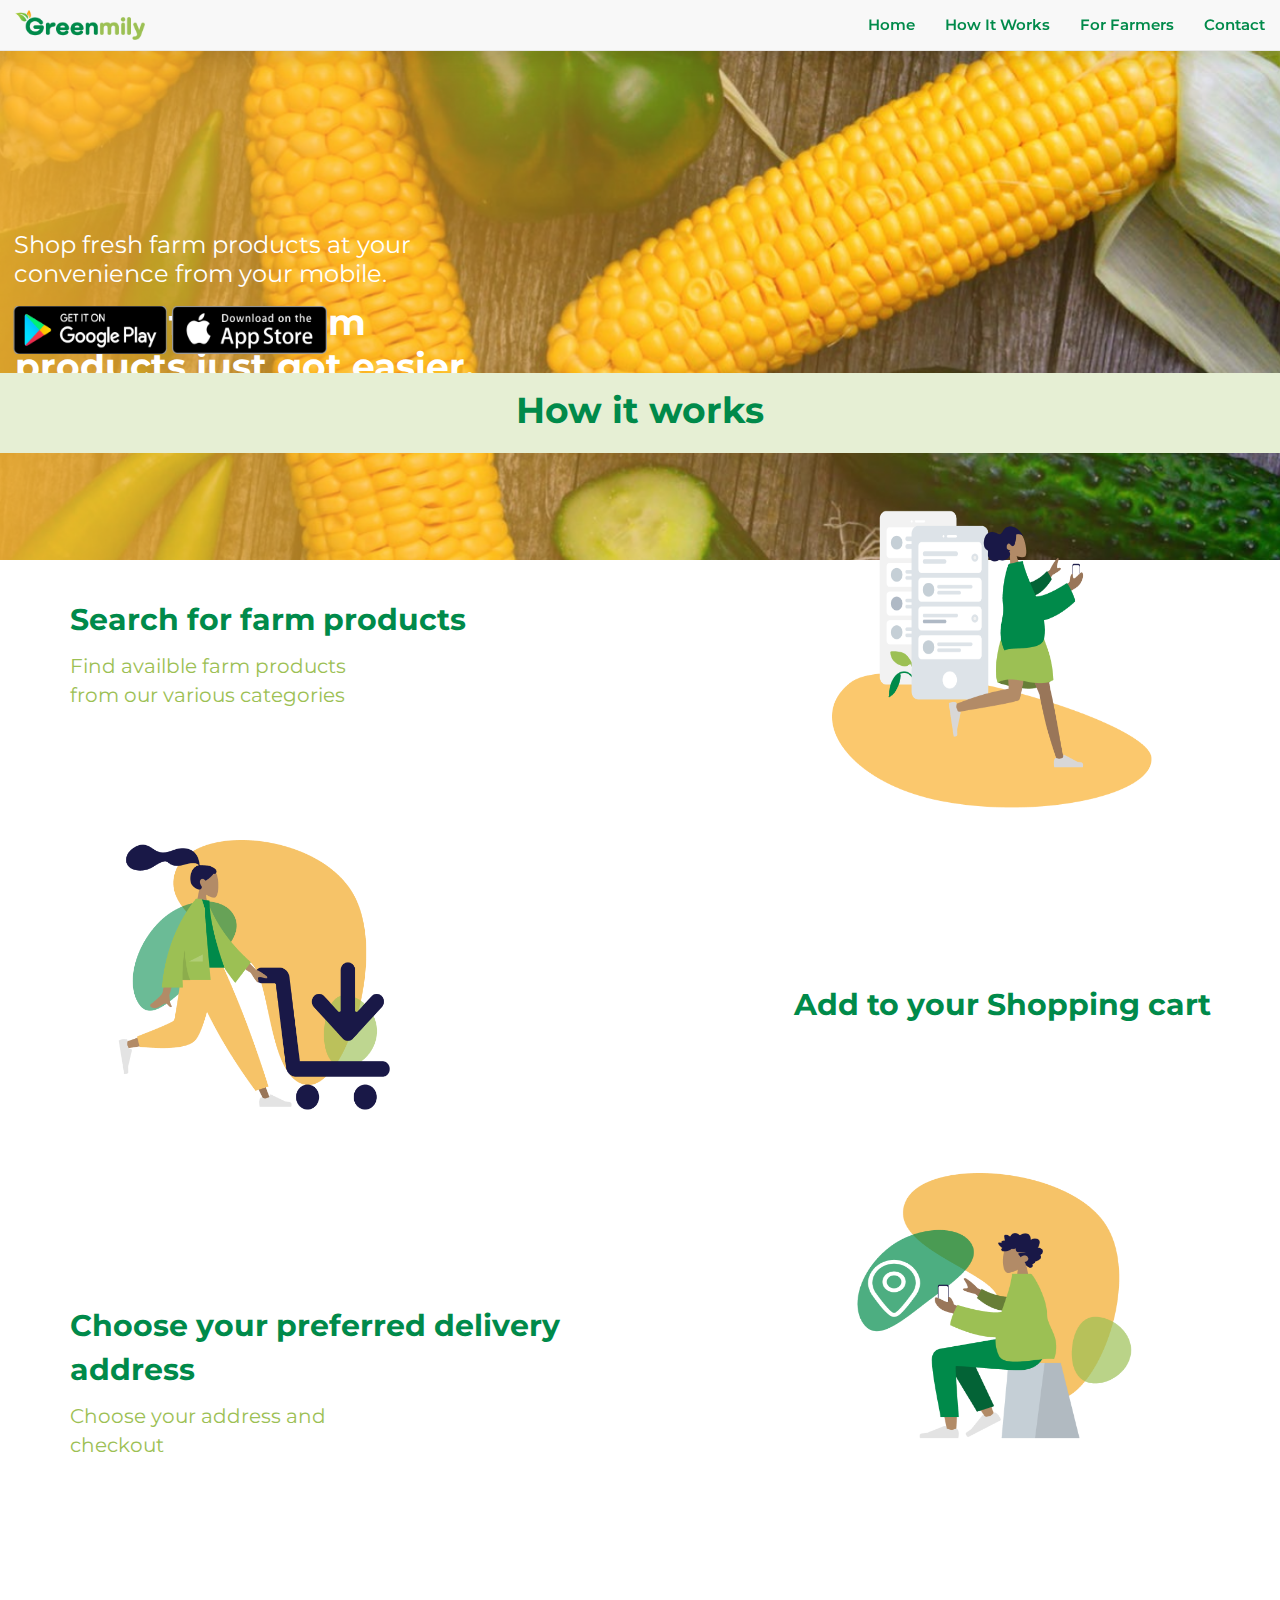
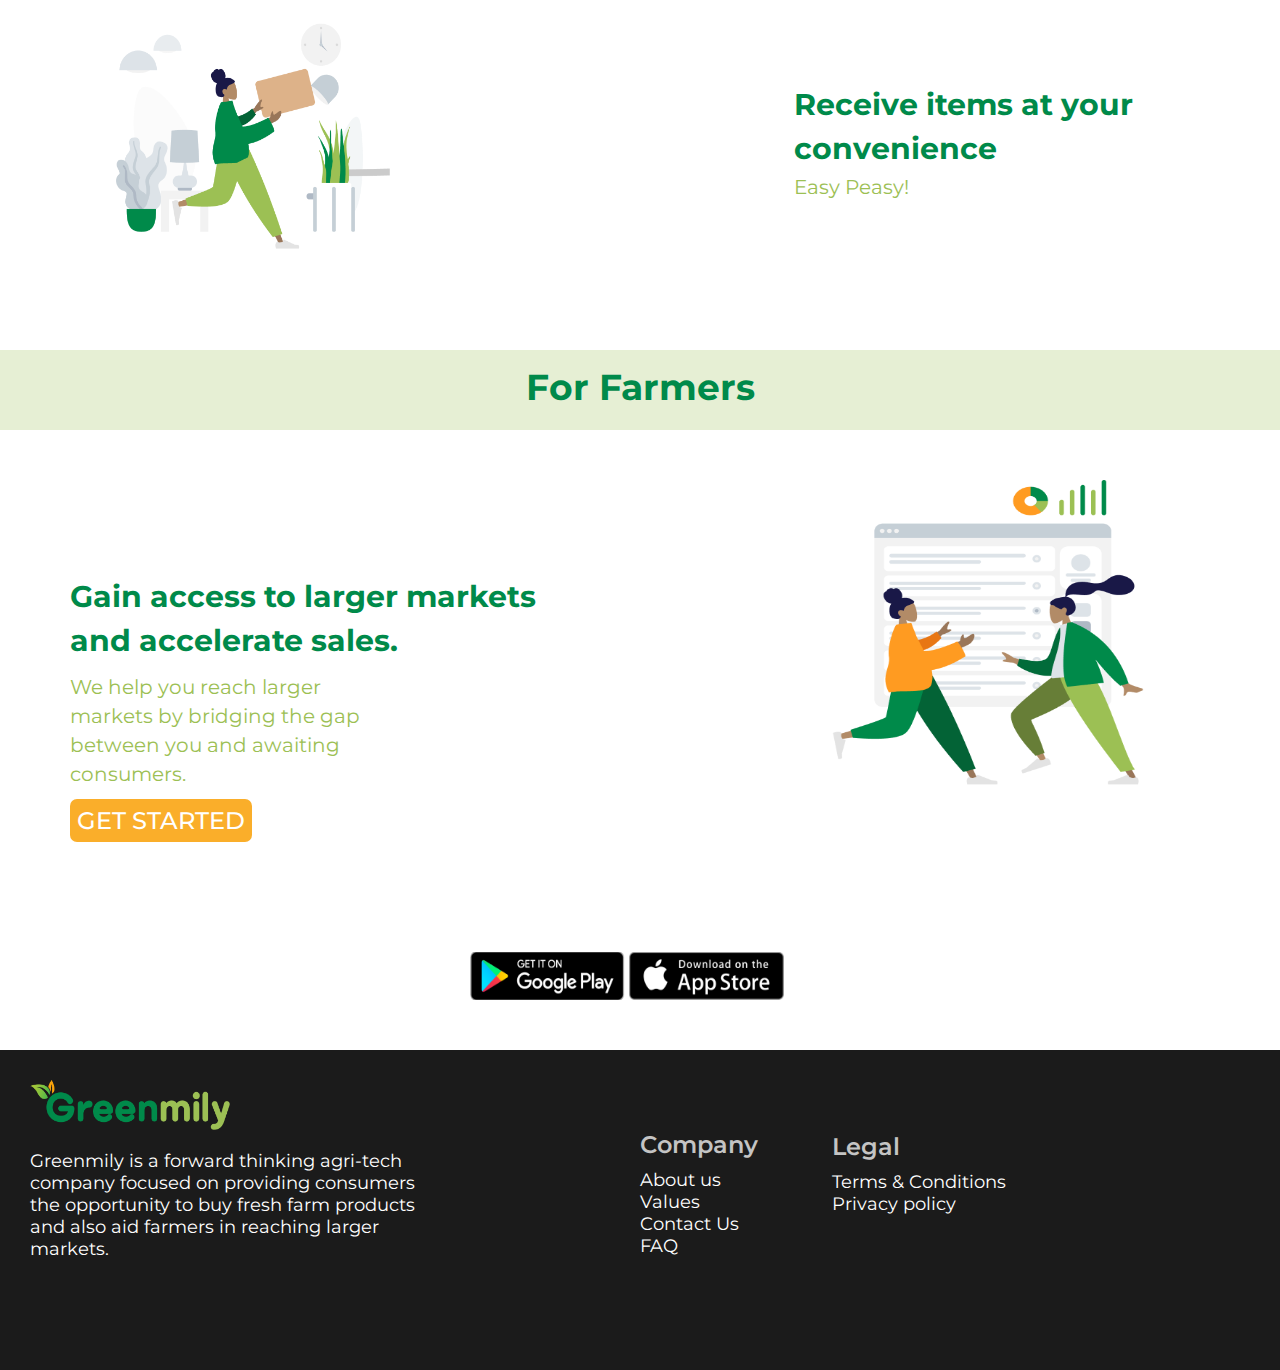
<file: index.html>
<!DOCTYPE html>
<html lang="en">

    <head>

        <meta charset="UTF-8">
        <meta name="viewport" content="width=device-width, initial-scale=1.0">
        <meta http-equiv="X-UA-Compatible" content="ie=edge">
        <link rel="apple-touch-icon" sizes="180x180" href="/apple-touch-icon.png">
        <link rel="icon" type="image/png" sizes="32x32" href="/favicon-32x32.png">
        <link rel="icon" type="image/png" sizes="16x16" href="/favicon-16x16.png">
        <link rel="manifest" href="/site.webmanifest">
        <link rel="mask-icon" href="/safari-pinned-tab.svg" color="#5bbad5">
        <meta name="msapplication-TileColor" content="#da532c">
        <meta name="theme-color" content="#ffffff">
        <link rel="stylesheet" href="../Styles/style.css">
        <link rel="stylesheet"
            href="https://cdnjs.cloudflare.com/ajax/libs/font-awesome/4.7.0/css/font-awesome.min.css">
        <link rel="stylesheet" href="https://stackpath.bootstrapcdn.com/bootstrap/3.4.1/css/bootstrap.min.css"
            integrity="sha384-HSMxcRTRxnN+Bdg0JdbxYKrThecOKuH5zCYotlSAcp1+c8xmyTe9GYg1l9a69psu" crossorigin="anonymous">
        <script src="https://code.jquery.com/jquery-3.3.1.slim.min.js"
            integrity="sha384-q8i/X+965DzO0rT7abK41JStQIAqVgRVzpbzo5smXKp4YfRvH+8abtTE1Pi6jizo" crossorigin="anonymous">
        </script>
        <script src="https://stackpath.bootstrapcdn.com/bootstrap/3.4.1/js/bootstrap.min.js"
            integrity="sha384-aJ21OjlMXNL5UyIl/XNwTMqvzeRMZH2w8c5cRVpzpU8Y5bApTppSuUkhZXN0VxHd" crossorigin="anonymous">
        </script>
        <link href="https://fonts.googleapis.com/css?family=Montserrat&display=swap" rel="stylesheet">
        <title>GreenMily - Fresh Farm Products, easy</title>
    </head>

    <body>
        <nav class="navbar navbar-default navbar-fixed-top">
            <div class="container-fluid">
                <!-- Brand and toggle get grouped for better mobile display -->
                <div class="navbar-header">
                    <button type="button" class="navbar-toggle collapsed" data-toggle="collapse"
                        data-target="#bs-example-navbar-collapse-1" aria-expanded="false">
                        <span class="sr-only">Toggle navigation</span>
                        <span class="icon-bar"></span>
                        <span class="icon-bar"></span>
                        <span class="icon-bar"></span>
                    </button>
                    <a class="navbar-brand" href="#"><img src="../img/mily-logo.png" alt="" height="30" width="130"
                            class="nav-brand"></a>
                </div>

                <!-- Collect the nav links, forms, and other content for toggling -->
                <div class="collapse navbar-collapse" id="bs-example-navbar-collapse-1">
                    <ul class="nav navbar-nav navbar-right">
                        <li><a href="#">Home</a></li>
                        <li><a href="#how">How It Works</a></li>
                        <li><a href="#">For Farmers</a></li>
                        <li><a href="#">Contact</a></li>
                    </ul>
                </div><!-- /.navbar-collapse -->
            </div><!-- /.container-fluid -->
        </nav>

        <div class="hero-image">
            <div class="hero-text">
                <h2>Getting fresh farm products just got easier.</h2>
                <p> Shop fresh farm products at your convenience from your mobile.</p>
            </div>
            <div class="store-btn">
                <a href="#"><img src="../img/google-play.png" alt="" width="155" height="48"></a>
                <a href="#"><img src="../img/appstore.png" alt="" width="155" height="48"></a>
            </div>
        </div>

        <div class="how-section" id="how">
            <div class="how-section-header">
                <h1>How it works</h1>
            </div>

            <div class="how-div-1">
                <h2>Search for farm products</h2>
                <p>Find availble farm products from our various categories</p>

                <img src="../img/human-1.png" alt="search">
            </div>

            <div class="how-div-2">
                <img src="../img/human-2.png" alt="cart">

                <h2>Add to your Shopping cart</h2>
            </div>

            <div class="how-div-3">
                <h2>Choose your preferred delivery address</h2>
                <p>Choose your address and checkout</p>

                <img src="../img/human-3.png" alt="location">
            </div>

            <div class="how-div-4">
                <img src="../img/human-4.png" alt="recieve">

                <h2>Receive items at your convenience</h2>
                <p>Easy Peasy!</p>
            </div>

        </div>

        <div class="farmers-section" id='farmers'>
            <div class="how-section-header">
                <h1>For Farmers</h1>
            </div>

            <div class="farmers-div-1">
                <h2>Gain access to larger markets and accelerate sales.</h2>
                <p>We help you reach larger markets by bridging the gap between you and awaiting consumers.</p>
                <button>GET STARTED</button>

                <img src="../img/human-5.png" alt="farmers">
            </div>
        </div>

        <div class="store-header">
            <div>
                <a href="#"><img src="../img/google-play.png" alt="" width="155" height="48"></a>
                <a href="#"><img src="../img/appstore.png" alt="" width="155" height="48"></a>
            </div>

        </div>

        <div class="footer">
            <div class="foot-about">
                <img src="../img/mily-logo.png" alt="" height="50" width="200">
                <p>
                    Greenmily is a forward thinking agri-tech company focused on providing consumers the opportunity to
                    buy fresh farm products and also aid farmers in reaching larger markets.
                </p>
            </div>

            <div class="foot-company">
                <p>Company</p>
                <a href="#">About us</a>
                <a href="#">Values</a>
                <a href="#">Contact Us</a>
                <a href="#">FAQ</a>
            </div>

            <div class="foot-legal">
                    <p>Legal</p>
                    <a href="#">Terms & Conditions</a>
                    <a href="#">Privacy policy</a>
    
                </div>
    
        </div>

    </body>

</html>
</file>
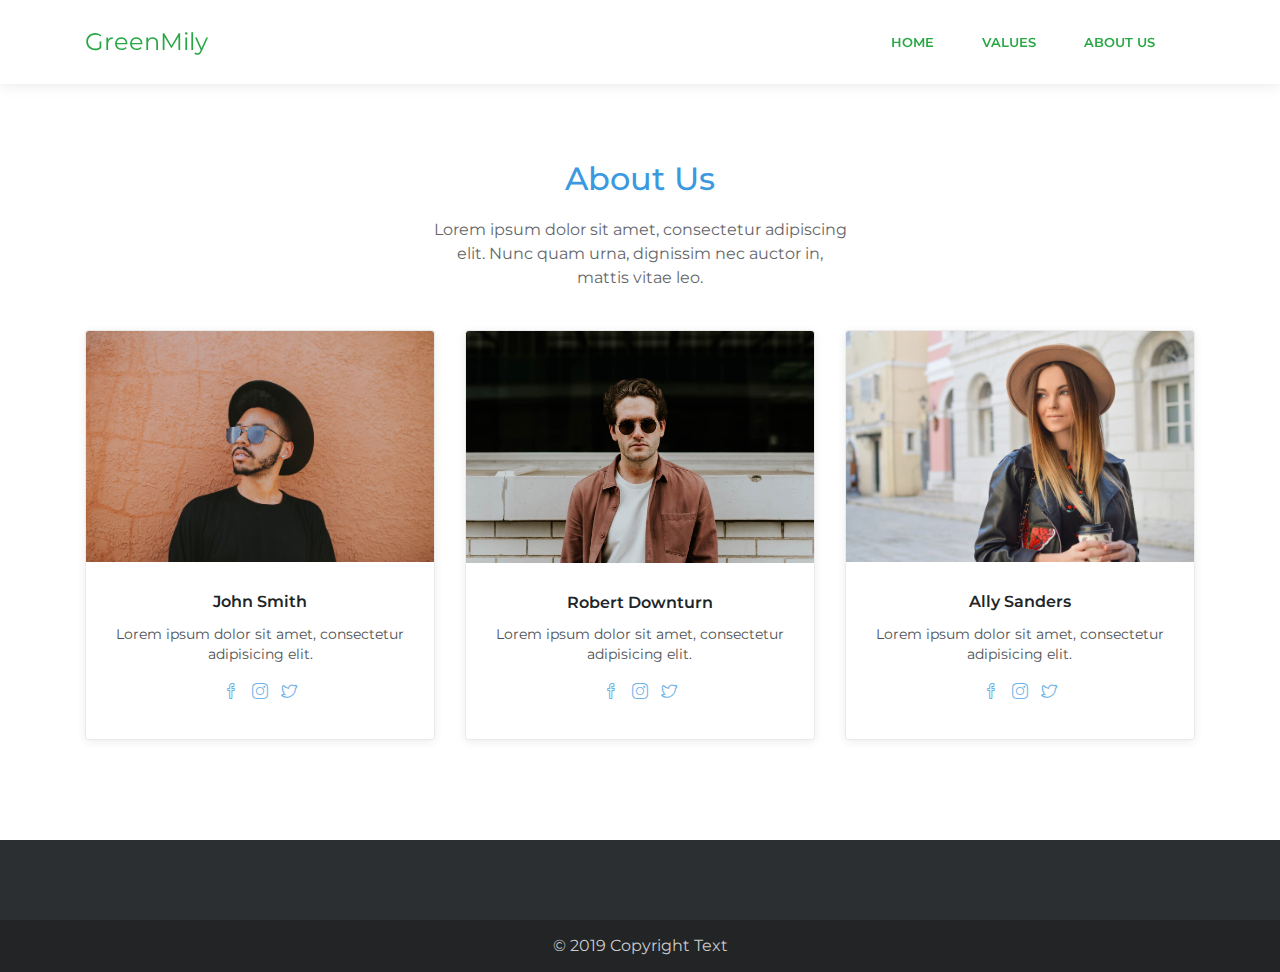
<file: about-us.html>
<!DOCTYPE html>
<html>

<head>
    <meta charset="utf-8">
    <meta name="viewport" content="width=device-width, initial-scale=1.0">
    <title>About Us - Brand</title>
    <link rel="stylesheet" href="assets/bootstrap/css/bootstrap.min.css">
    <link rel="stylesheet" href="https://fonts.googleapis.com/css?family=Montserrat:400,400i,700,700i,600,600i">
    <link rel="stylesheet" href="assets/fonts/simple-line-icons.min.css">
</head>

<body>
    <nav class="navbar navbar-light navbar-expand-lg fixed-top bg-white clean-navbar">
        <div class="container"><a class="navbar-brand text-success logo" href="index.html">GreenMily</a><button class="navbar-toggler" data-toggle="collapse" data-target="#navcol-1"><span class="sr-only">Toggle navigation</span><span class="navbar-toggler-icon"></span></button>
            <div
                class="collapse navbar-collapse" id="navcol-1">
                <ul class="nav navbar-nav ml-auto">
                    <li class="nav-item" role="presentation"><a class="nav-link text-success" href="index.html">Home</a></li>
                    <li class="nav-item" role="presentation"><a class="nav-link text-success" href="#Features">Values</a></li>
                    <li class="nav-item" role="presentation"><a class="nav-link text-success" href="#About">About Us</a></li>
                </ul>
        </div>
        </div>
    </nav>
    <main class="page">
        <section class="clean-block about-us">
            <div class="container">
                <div class="block-heading">
                    <h2 class="text-info">About Us</h2>
                    <p>Lorem ipsum dolor sit amet, consectetur adipiscing elit. Nunc quam urna, dignissim nec auctor in, mattis vitae leo.</p>
                </div>
                <div class="row justify-content-center">
                    <div class="col-sm-6 col-lg-4">
                        <div class="card clean-card text-center"><img class="card-img-top w-100 d-block" src="assets/img/avatars/avatar1.jpg">
                            <div class="card-body info">
                                <h4 class="card-title">John Smith</h4>
                                <p class="card-text">Lorem ipsum dolor sit amet, consectetur adipisicing elit.</p>
                                <div class="icons"><a href="#"><i class="icon-social-facebook"></i></a><a href="#"><i class="icon-social-instagram"></i></a><a href="#"><i class="icon-social-twitter"></i></a></div>
                            </div>
                        </div>
                    </div>
                    <div class="col-sm-6 col-lg-4">
                        <div class="card clean-card text-center"><img class="card-img-top w-100 d-block" src="assets/img/avatars/avatar2.jpg">
                            <div class="card-body info">
                                <h4 class="card-title">Robert Downturn</h4>
                                <p class="card-text">Lorem ipsum dolor sit amet, consectetur adipisicing elit.</p>
                                <div class="icons"><a href="#"><i class="icon-social-facebook"></i></a><a href="#"><i class="icon-social-instagram"></i></a><a href="#"><i class="icon-social-twitter"></i></a></div>
                            </div>
                        </div>
                    </div>
                    <div class="col-sm-6 col-lg-4">
                        <div class="card clean-card text-center"><img class="card-img-top w-100 d-block" src="assets/img/avatars/avatar3.jpg">
                            <div class="card-body info">
                                <h4 class="card-title">Ally Sanders</h4>
                                <p class="card-text">Lorem ipsum dolor sit amet, consectetur adipisicing elit.</p>
                                <div class="icons"><a href="#"><i class="icon-social-facebook"></i></a><a href="#"><i class="icon-social-instagram"></i></a><a href="#"><i class="icon-social-twitter"></i></a></div>
                            </div>
                        </div>
                    </div>
                </div>
            </div>
        </section>
    </main>
    <footer class="page-footer dark">
        <div class="container"></div>
        <div class="footer-copyright">
            <p>© 2019 Copyright Text</p>
        </div>
    </footer>
    <script src="assets/js/jquery.min.js"></script>
    <script src="assets/bootstrap/js/bootstrap.min.js"></script>
    <script src="assets/js/theme.js"></script>
</body>

</html>
</file>
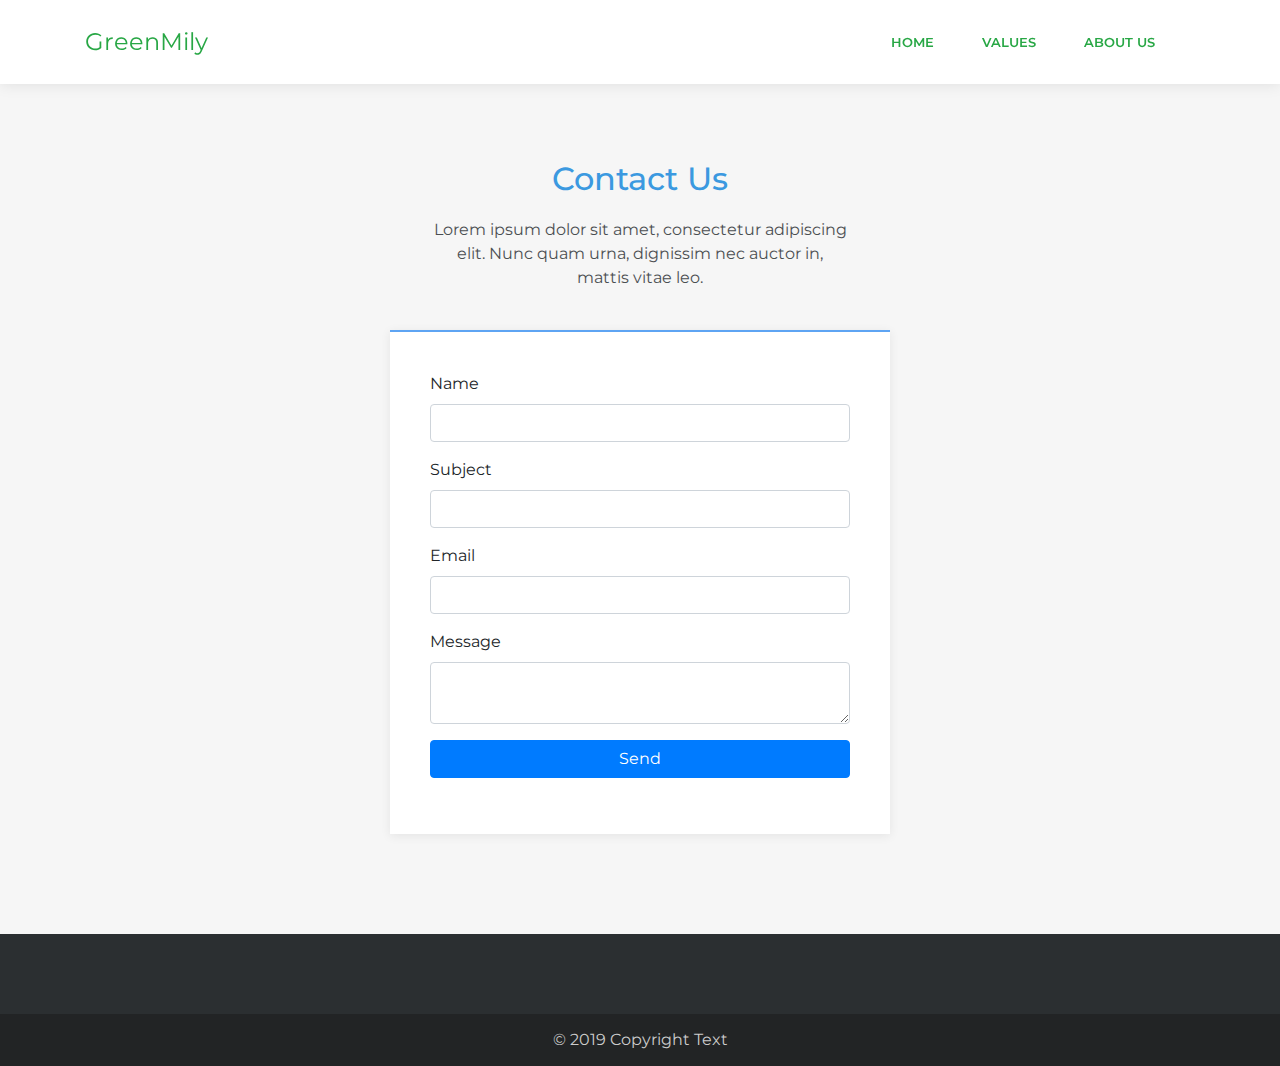
<file: contact-us.html>
<!DOCTYPE html>
<html>

<head>
    <meta charset="utf-8">
    <meta name="viewport" content="width=device-width, initial-scale=1.0">
    <title>Contact Us - Brand</title>
    <link rel="stylesheet" href="assets/bootstrap/css/bootstrap.min.css">
    <link rel="stylesheet" href="https://fonts.googleapis.com/css?family=Montserrat:400,400i,700,700i,600,600i">
    <link rel="stylesheet" href="assets/fonts/simple-line-icons.min.css">
</head>

<body>
    <nav class="navbar navbar-light navbar-expand-lg fixed-top bg-white clean-navbar">
        <div class="container"><a class="navbar-brand text-success logo" href="index.html">GreenMily</a><button class="navbar-toggler" data-toggle="collapse" data-target="#navcol-1"><span class="sr-only">Toggle navigation</span><span class="navbar-toggler-icon"></span></button>
            <div
                class="collapse navbar-collapse" id="navcol-1">
                <ul class="nav navbar-nav ml-auto">
                    <li class="nav-item" role="presentation"><a class="nav-link text-success" href="index.html">Home</a></li>
                    <li class="nav-item" role="presentation"><a class="nav-link text-success" href="#Features">Values</a></li>
                    <li class="nav-item" role="presentation"><a class="nav-link text-success" href="#About">About Us</a></li>
                </ul>
        </div>
        </div>
    </nav>
    <main class="page contact-us-page">
        <section class="clean-block clean-form dark">
            <div class="container">
                <div class="block-heading">
                    <h2 class="text-info">Contact Us</h2>
                    <p>Lorem ipsum dolor sit amet, consectetur adipiscing elit. Nunc quam urna, dignissim nec auctor in, mattis vitae leo.</p>
                </div>
                <form>
                    <div class="form-group"><label>Name</label><input class="form-control" type="text"></div>
                    <div class="form-group"><label>Subject</label><input class="form-control" type="text"></div>
                    <div class="form-group"><label>Email</label><input class="form-control" type="text"></div>
                    <div class="form-group"><label>Message</label><textarea class="form-control"></textarea></div>
                    <div class="form-group"><button class="btn btn-primary btn-block" type="button">Send</button></div>
                </form>
            </div>
        </section>
    </main>
    <footer class="page-footer dark">
        <div class="container"></div>
        <div class="footer-copyright">
            <p>© 2019 Copyright Text</p>
        </div>
    </footer>
    <script src="assets/js/jquery.min.js"></script>
    <script src="assets/bootstrap/js/bootstrap.min.js"></script>
    <script src="assets/js/theme.js"></script>
</body>

</html>
</file>
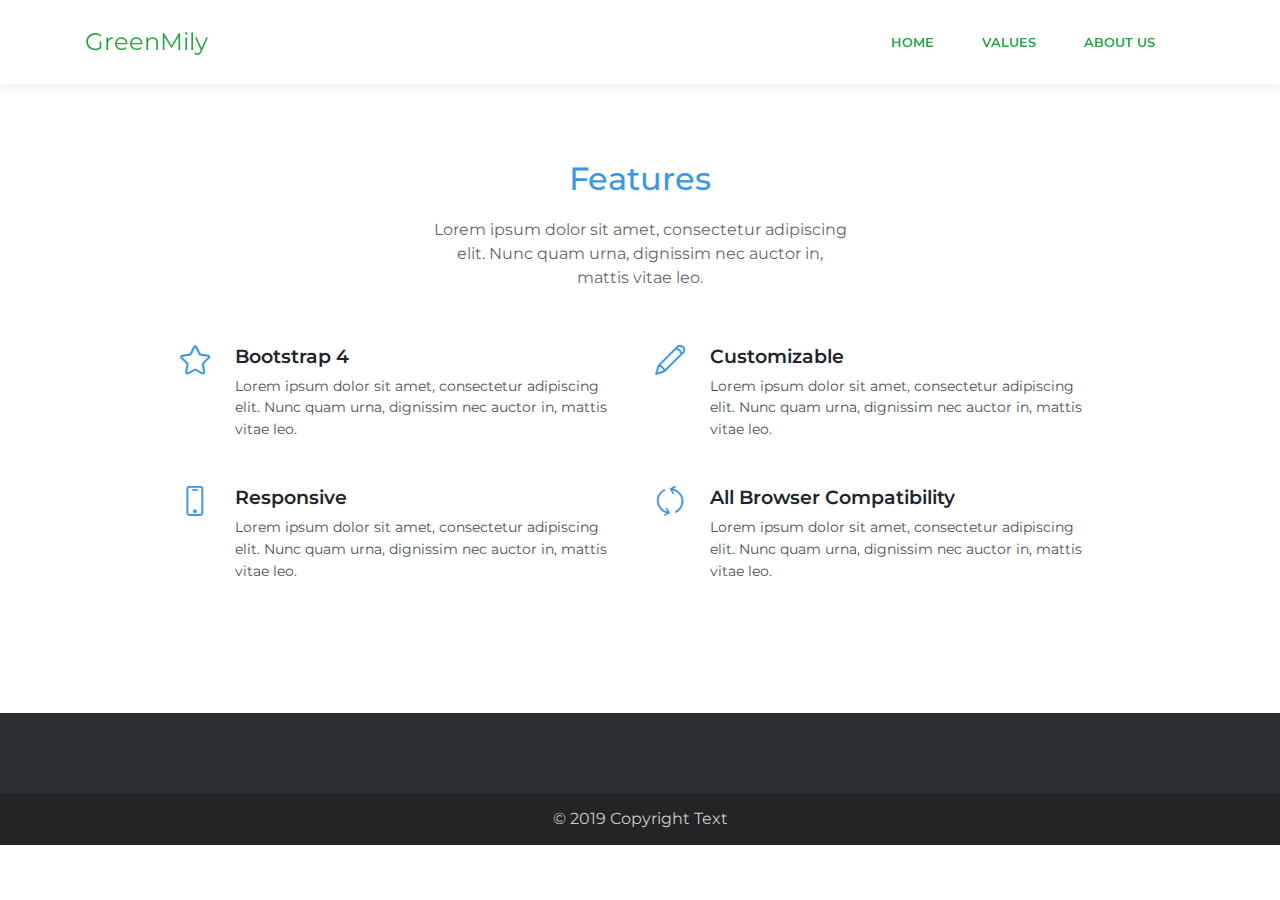
<file: features.html>
<!DOCTYPE html>
<html>

<head>
    <meta charset="utf-8">
    <meta name="viewport" content="width=device-width, initial-scale=1.0">
    <title>Features - Brand</title>
    <link rel="stylesheet" href="assets/bootstrap/css/bootstrap.min.css">
    <link rel="stylesheet" href="https://fonts.googleapis.com/css?family=Montserrat:400,400i,700,700i,600,600i">
    <link rel="stylesheet" href="assets/fonts/simple-line-icons.min.css">
</head>

<body>
    <nav class="navbar navbar-light navbar-expand-lg fixed-top bg-white clean-navbar">
        <div class="container"><a class="navbar-brand text-success logo" href="index.html">GreenMily</a><button class="navbar-toggler" data-toggle="collapse" data-target="#navcol-1"><span class="sr-only">Toggle navigation</span><span class="navbar-toggler-icon"></span></button>
            <div
                class="collapse navbar-collapse" id="navcol-1">
                <ul class="nav navbar-nav ml-auto">
                    <li class="nav-item" role="presentation"><a class="nav-link text-success" href="index.html">Home</a></li>
                    <li class="nav-item" role="presentation"><a class="nav-link text-success" href="#Features">Values</a></li>
                    <li class="nav-item" role="presentation"><a class="nav-link text-success" href="#About">About Us</a></li>
                </ul>
        </div>
        </div>
    </nav>
    <main class="page">
        <section class="clean-block features">
            <div class="container">
                <div class="block-heading">
                    <h2 class="text-info">Features</h2>
                    <p>Lorem ipsum dolor sit amet, consectetur adipiscing elit. Nunc quam urna, dignissim nec auctor in, mattis vitae leo.</p>
                </div>
                <div class="row justify-content-center">
                    <div class="col-md-5 feature-box"><i class="icon-star icon"></i>
                        <h4>Bootstrap 4</h4>
                        <p>Lorem ipsum dolor sit amet, consectetur adipiscing elit. Nunc quam urna, dignissim nec auctor in, mattis vitae leo.</p>
                    </div>
                    <div class="col-md-5 feature-box"><i class="icon-pencil icon"></i>
                        <h4>Customizable</h4>
                        <p>Lorem ipsum dolor sit amet, consectetur adipiscing elit. Nunc quam urna, dignissim nec auctor in, mattis vitae leo.</p>
                    </div>
                    <div class="col-md-5 feature-box"><i class="icon-screen-smartphone icon"></i>
                        <h4>Responsive</h4>
                        <p>Lorem ipsum dolor sit amet, consectetur adipiscing elit. Nunc quam urna, dignissim nec auctor in, mattis vitae leo.</p>
                    </div>
                    <div class="col-md-5 feature-box"><i class="icon-refresh icon"></i>
                        <h4>All Browser Compatibility</h4>
                        <p>Lorem ipsum dolor sit amet, consectetur adipiscing elit. Nunc quam urna, dignissim nec auctor in, mattis vitae leo.</p>
                    </div>
                </div>
            </div>
        </section>
    </main>
    <footer class="page-footer dark">
        <div class="container"></div>
        <div class="footer-copyright">
            <p>© 2019 Copyright Text</p>
        </div>
    </footer>
    <script src="assets/js/jquery.min.js"></script>
    <script src="assets/bootstrap/js/bootstrap.min.js"></script>
    <script src="assets/js/theme.js"></script>
</body>

</html>
</file>
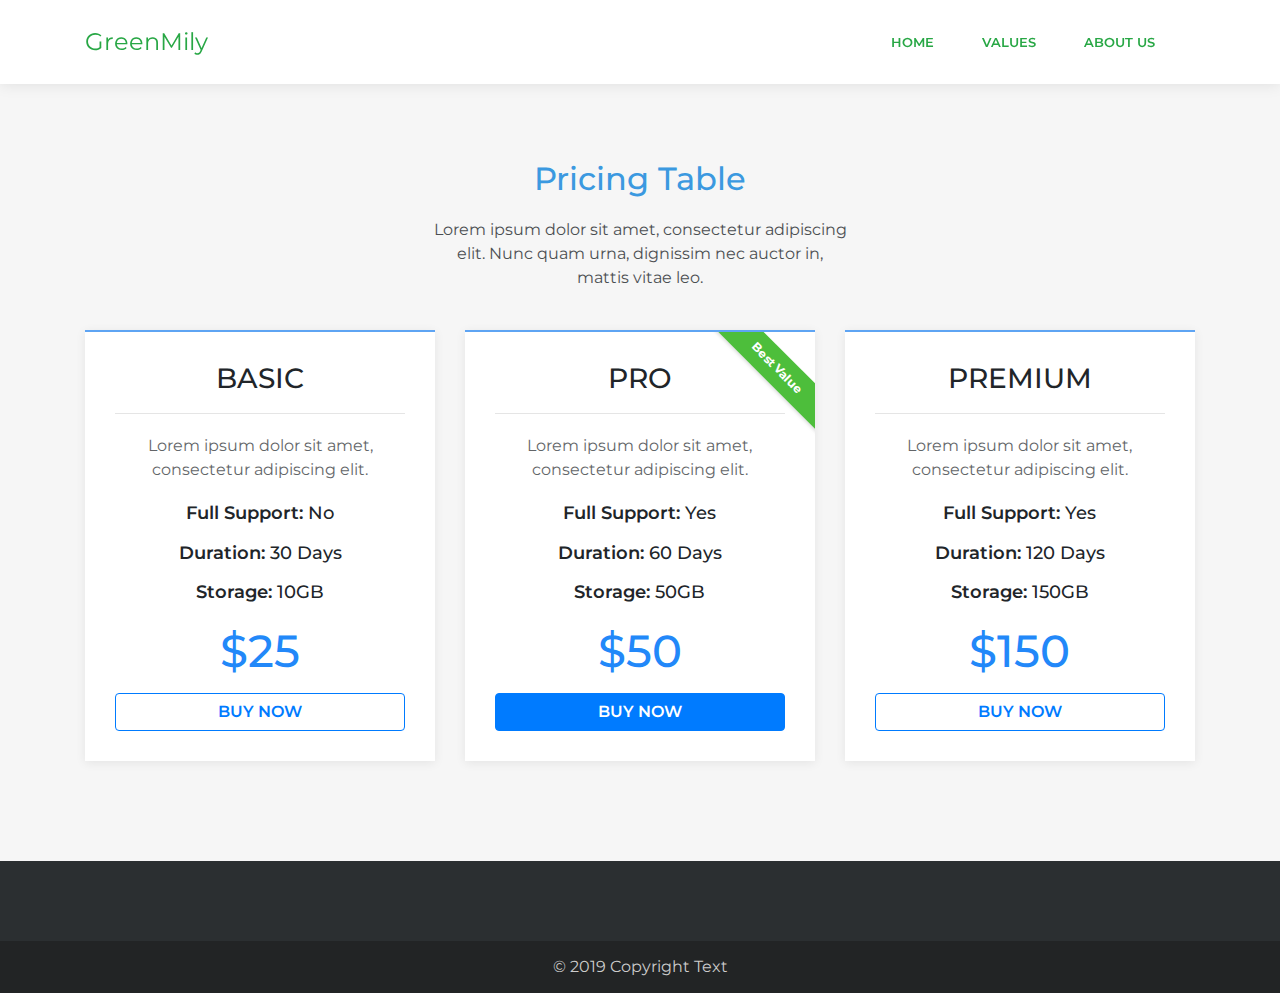
<file: pricing.html>
<!DOCTYPE html>
<html>

<head>
    <meta charset="utf-8">
    <meta name="viewport" content="width=device-width, initial-scale=1.0">
    <title>Pricing - Brand</title>
    <link rel="stylesheet" href="assets/bootstrap/css/bootstrap.min.css">
    <link rel="stylesheet" href="https://fonts.googleapis.com/css?family=Montserrat:400,400i,700,700i,600,600i">
    <link rel="stylesheet" href="assets/fonts/simple-line-icons.min.css">
</head>

<body>
    <nav class="navbar navbar-light navbar-expand-lg fixed-top bg-white clean-navbar">
        <div class="container"><a class="navbar-brand text-success logo" href="index.html">GreenMily</a><button class="navbar-toggler" data-toggle="collapse" data-target="#navcol-1"><span class="sr-only">Toggle navigation</span><span class="navbar-toggler-icon"></span></button>
            <div
                class="collapse navbar-collapse" id="navcol-1">
                <ul class="nav navbar-nav ml-auto">
                    <li class="nav-item" role="presentation"><a class="nav-link text-success" href="index.html">Home</a></li>
                    <li class="nav-item" role="presentation"><a class="nav-link text-success" href="#Features">Values</a></li>
                    <li class="nav-item" role="presentation"><a class="nav-link text-success" href="#About">About Us</a></li>
                </ul>
        </div>
        </div>
    </nav>
    <main class="page pricing-table-page">
        <section class="clean-block clean-pricing dark">
            <div class="container">
                <div class="block-heading">
                    <h2 class="text-info">Pricing Table</h2>
                    <p>Lorem ipsum dolor sit amet, consectetur adipiscing elit. Nunc quam urna, dignissim nec auctor in, mattis vitae leo.</p>
                </div>
                <div class="row justify-content-center">
                    <div class="col-md-5 col-lg-4">
                        <div class="clean-pricing-item">
                            <div class="heading">
                                <h3>BASIC</h3>
                            </div>
                            <p>Lorem ipsum dolor sit amet, consectetur adipiscing elit.</p>
                            <div class="features">
                                <h4><span class="feature">Full Support:&nbsp;</span><span>No</span></h4>
                                <h4><span class="feature">Duration:&nbsp;</span><span>30 Days</span></h4>
                                <h4><span class="feature">Storage:&nbsp;</span><span>10GB</span></h4>
                            </div>
                            <div class="price">
                                <h4>$25</h4>
                            </div><button class="btn btn-outline-primary btn-block" type="button">BUY NOW</button></div>
                    </div>
                    <div class="col-md-5 col-lg-4">
                        <div class="clean-pricing-item">
                            <div class="ribbon"><span>Best Value</span></div>
                            <div class="heading">
                                <h3>PRO</h3>
                            </div>
                            <p>Lorem ipsum dolor sit amet, consectetur adipiscing elit.</p>
                            <div class="features">
                                <h4><span class="feature">Full Support:&nbsp;</span><span>Yes</span></h4>
                                <h4><span class="feature">Duration:&nbsp;</span><span>60 Days</span></h4>
                                <h4><span class="feature">Storage:&nbsp;</span><span>50GB</span></h4>
                            </div>
                            <div class="price">
                                <h4>$50</h4>
                            </div><button class="btn btn-primary btn-block" type="button">BUY NOW</button></div>
                    </div>
                    <div class="col-md-5 col-lg-4">
                        <div class="clean-pricing-item">
                            <div class="heading">
                                <h3>PREMIUM</h3>
                            </div>
                            <p>Lorem ipsum dolor sit amet, consectetur adipiscing elit.</p>
                            <div class="features">
                                <h4><span class="feature">Full Support:&nbsp;</span><span>Yes</span></h4>
                                <h4><span class="feature">Duration:&nbsp;</span><span>120 Days</span></h4>
                                <h4><span class="feature">Storage:&nbsp;</span><span>150GB</span></h4>
                            </div>
                            <div class="price">
                                <h4>$150</h4>
                            </div><button class="btn btn-outline-primary btn-block" type="button">BUY NOW</button></div>
                    </div>
                </div>
            </div>
        </section>
    </main>
    <footer class="page-footer dark">
        <div class="container"></div>
        <div class="footer-copyright">
            <p>© 2019 Copyright Text</p>
        </div>
    </footer>
    <script src="assets/js/jquery.min.js"></script>
    <script src="assets/bootstrap/js/bootstrap.min.js"></script>
    <script src="assets/js/theme.js"></script>
</body>

</html>
</file>
<file: Styles/style.css>
body {
    margin: 0;
    padding: 0;
    font-family: 'Montserrat', sans-serif;
}

nav {
    background-color: #FFFFFF;
    box-shadow: 0px 8px 20px rgba(0, 0, 0, 0.1) !important;
    width: 100% !important;
}

nav .navbar-collapse .navbar-nav li a {
    color: #008A4A !important;
    font-weight: 600 !important;
    font-family: 'Montserrat', sans-serif !important;
    font-size: 15px;
}

.nav-brand {
    position: relative;
    bottom: 5px;
}

/* Hero Image */
.hero-image {
    background-image: url("../img/mily-bg.png");
    height: 60%;
    width: 100%;
    min-width: auto;
    background-position: center;
    background-repeat: no-repeat;
    background-size: cover;
    position: absolute;
}

.hero-text h2:first-child {
    text-align: left;
    position: absolute;
    bottom: 160px;
    right: 600px;
    width: 531px;
    height: 88px;
    font-family: 'Montserrat', sans-serif;
    font-style: normal;
    font-weight: bold;
    font-size: 36px;
    line-height: 44px;
    color: white;
}

.hero-text p {
    text-align: left;
    position: absolute;
    top: 210px;
    margin-left: 14px;
    /* right: 600px; */
    width: 531px;
    height: 88px;
    font-family: 'Montserrat', sans-serif;
    font-style: normal;
    font-weight: normal;
    font-size: 24px;
    line-height: 29px;
    color: white;
}

.store-btn {
    position: absolute;
    top: 286px;
    left: 13px;
}

/* How section */
.how-section {
    position: relative;
    top: 353px;
    width: 100%;
}

.how-section-header {
    background: #E6EFD4;
    width: 100%;
    height: 80px;
    margin-top: 20px;
}

.how-section-header h1 {
    font-family: 'Montserrat', sans-serif;
    font-style: normal;
    font-weight: bold;
    font-size: 36px;
    line-height: 44px;
    padding-top: 15px;
    text-align: center;
    color: #008A4A;
}

/* first section */

.how-div-1 {
    padding-top: 40px;
    padding-left: 70px;
    width: 100%;
}

.how-div-1 h2 {
    padding-top: 7%;
    font-family: Montserrat;
    font-style: normal;
    font-weight: bold;
    font-size: 30px;
    line-height: 44px;
    color: #008A4A;
}

.how-div-1 p {
    font-family: Montserrat;
    font-style: normal;
    font-weight: normal;
    font-size: 20px;
    line-height: 29px;
    max-width: 300px;
    color: #9CC054;
}

.how-div-1 img {
    position: absolute;
    left: 65%;
    top: 130px;
    width: 320px;
    height: 305px;
}

/* second section */

.how-div-2 {
    padding-top: 90px;
    padding-left: 70px;
    width: 100%;
}

.how-div-2 h2 {
    padding-top: 7%;
    font-family: Montserrat;
    font-style: normal;
    font-weight: bold;
    font-size: 30px;
    line-height: 44px;
    color: #008A4A;
    position: absolute;
    left: 62%;
    top: 500px;
}

.how-div-2 img {
    padding-top: 30px;
    padding-left: 40px;
    width: 320px;
    height: 300px;
}

/* third section */

.how-div-3 {
    padding-top: 90px;
    padding-left: 70px;
    width: 100%;
}

.how-div-3 h2 {
    padding-top: 7%;
    font-family: Montserrat;
    font-style: normal;
    font-weight: bold;
    max-width: 500px;
    font-size: 30px;
    line-height: 44px;
    color: #008A4A;
}

.how-div-3 p {
    font-family: Montserrat;
    font-style: normal;
    font-weight: normal;
    font-size: 20px;
    line-height: 29px;
    max-width: 300px;
    color: #9CC054;
}

.how-div-3 img {
    position: absolute;
    left: 65%;
    top: 800px;
    width: 300px;
    height: 310px;
}

/* fourth section */

.how-div-4 {
    padding-top: 90px;
    padding-left: 70px;
    width: 100%;
}

.how-div-4 h2 {
    padding-top: 7%;
    font-family: Montserrat;
    font-style: normal;
    font-weight: bold;
    font-size: 30px;
    line-height: 44px;
    color: #008A4A;
    position: absolute;
    left: 62%;
    top: 1200px;
}

.how-div-4 p {
    font-family: Montserrat;
    font-style: normal;
    font-weight: normal;
    font-size: 20px;
    line-height: 29px;
    max-width: 300px;
    color: #9CC054;
    position: absolute;
    left: 62%;
    top: 1400px;
}

.how-div-4 img {
    padding-top: 30px;
    padding-left: 40px;
    width: 320px;
    height: 300px;
}

/* farmers section */

.farmers-section {
    position: relative;
    top: 423px;
    width: 100%;
}

.farmers-div-1 {
    padding-top: 40px;
    padding-left: 70px;
    width: 100%;
}

.farmers-div-1 h2 {
    padding-top: 7%;
    font-family: Montserrat;
    font-style: normal;
    font-weight: bold;
    font-size: 30px;
    line-height: 44px;
    color: #008A4A;
    max-width: 500px;
}

.farmers-div-1 p {
    font-family: Montserrat;
    font-style: normal;
    font-weight: normal;
    font-size: 20px;
    line-height: 29px;
    max-width: 300px;
    color: #9CC054;
}

.farmers-div-1 button {
    font-family: Montserrat;
    font-style: normal;
    font-weight: 500;
    font-size: 24px;
    line-height: 29px;
    color: white;
    border: none;
    padding: 7px;
    background-color: #FAAE2A;
    border-radius: 7px;
}

.farmers-div-1 img {
    position: absolute;
    left: 65%;
    top: 130px;
    width: 320px;
    height: 305px;
}

/* store buttons */
.store-header {
    /* background: #E6EFD4; */
    width: 100%;
    height: 130px;
    margin-top: 20px;
    position: relative;
    top: 473px;
}

.store-header img {
    margin-top: 40px;
}

.store-header div {
    margin-left: 470px;
}

/* footer */

.footer {
    position: absolute;
    top: 2650px;
    width: 100%;
    height: 320px;
    background: #1b1b1b;
}

.foot-about {
    padding-left: 30px;
    padding-top: 30px;
}

.foot-about p {
    font-family: Montserrat;
    font-style: normal;
    font-weight: normal;
    font-size: 18px;
    line-height: 22px;
    max-width: 450px;
    width: 400px;
    color: #FFFFFF;
    /* padding-left: 10px; */
    padding-top: 20px;
}

.foot-about img{
    height: 50px;
    width: 200px;
}

.foot-company {
    position: relative;
    bottom: 140px;
    left: 50%;
}

.foot-company p {
    font-family: Montserrat;
    font-style: normal;
    font-weight: 600;
    font-size: 24px;
    line-height: 29px;

    color: #C4C4C4;
}

.foot-company a {
    display: block;
    text-decoration: none;
    font-family: Montserrat;
    font-style: normal;
    font-weight: normal;
    font-size: 18px;
    line-height: 22px;
    color: #FFFFFF;
}

.foot-company a:hover{
    text-decoration: underline;
    color: #FFFFFF;
}

.foot-legal {
    position: relative;
    bottom: 265px;
    left: 65%;
}

.foot-legal p {
    font-family: Montserrat;
    font-style: normal;
    font-weight: 600;
    font-size: 24px;
    line-height: 29px;

    color: #C4C4C4;
}

.foot-legal a {
    display: block;
    text-decoration: none;
    font-family: Montserrat;
    font-style: normal;
    font-weight: normal;
    font-size: 18px;
    line-height: 22px;
    color: #FFFFFF;
}

.foot-legal a:hover{
    text-decoration: underline;
    color: #FFFFFF;
}








@media all and (max-width: 992px) {

    /* store buttons */
    .store-header {
        margin-top: 20px;
        position: relative;
        top: 703px;
    }

    .store-header img {
        margin-top: 40px;
    }

    .store-header div {
        margin-left: 200px;
    }

    .hero-text h2:first-child {
        position: absolute;
        left: 15px;
        bottom: 193px;
        max-width: 470px;
        max-height: 62px;
        /* font-size: 36px; */
        /* line-height: 44px; */
    }

    .hero-text p {
        position: relative;
        top: 200px;
        left: 15px;
        /* right: 600px; */
        max-width: 400px;
        max-height: 42px;
        font-size: 24px;
        line-height: 29px;
    }

    .store-btn {
        position: absolute;
        top: 276px;
        left: 13px;
    }

}







@media all and (max-width: 768px) {

    /* store buttons */
    .store-header {
        margin-top: 20px;
        position: relative;
        top: 703px;
    }

    .store-header img {
        margin-top: 40px;
    }

    .store-header div {
        margin-left: 40px;
    }

    /* farmers section */
    .farmers-div-1 {
        padding-top: 40px;
        padding-left: 70px;
        width: 100%;
    }

    .farmers-div-1 h2 {

        font-size: 25px;

        max-width: 500px;
    }

    .farmers-div-1 p {
        font-size: 15px;
        line-height: 29px;
    }

    .farmers-div-1 button {
        font-size: 22px;
        line-height: 29px;
        margin-left: 40px;
    }

    .farmers-div-1 img {
        position: absolute;
        left: 0;
        top: 0;
        margin-top: 450px;
        margin-left: 90px;
        width: 240px;
        height: 210px;
    }

    /* How section */
    .how-section {
        top: 356px;
    }

    .how-section-header {
        height: 60px;
    }

    .how-section-header h1 {
        font-size: 30px;
        line-height: 40px;
        padding-top: 9px;
    }

    /* first section */

    .how-div-1 {
        padding-top: 20px;
        padding-left: 60px;
    }

    .how-div-1 h2 {
        padding-top: 0;
        font-size: 25px;
    }

    .how-div-1 p {
        font-size: 17px;
        max-width: 300px;
    }

    .how-div-1 img {
        position: absolute;
        left: 0;
        top: 0;
        margin-top: 230px;
        margin-left: 90px;
        width: 240px;
        height: 210px;
    }

    /* second section */

    .how-div-2 {
        padding-top: 140px;
        padding-left: 60px;
        width: 100%;
    }

    .how-div-2 h2 {
        padding-left: 40px;
        font-size: 25px;
        position: absolute;
        left: 0;
        top: 460px;
        /* margin-top: 70px; */
    }

    .how-div-2 img {
        margin-top: 180px;
        padding-left: 40px;
        width: 240px;
        height: 210px;
    }

    /* third section */

    .how-div-3 {
        padding-top: 40px;
        padding-left: 80px;
    }

    .how-div-3 h2 {
        max-width: 500px;
        font-size: 25px;
        line-height: 44px;
    }

    .how-div-3 p {
        font-size: 15px;
        line-height: 29px;
    }

    .how-div-3 img {
        position: absolute;
        left: 0;
        top: 720px;
        margin-top: 270px;
        margin-left: 90px;
        width: 220px;
        height: 210px;
    }

    /* fourth section */

    .how-div-4 {

        padding-top: 240px;
        padding-left: 80px;
    }

    .how-div-4 h2 {
        max-width: 300px;
        font-size: 25px;
        line-height: 44px;
        position: absolute;
        left: 0;
        top: 1200px;
        margin-top: 20px;
        margin-left: 70px;
    }

    .how-div-4 p {
        font-size: 15px;
        line-height: 29px;
        position: absolute;
        left: 0;
        top: 1300px;
        margin-top: 30px;
        margin-left: 70px;
    }

    .how-div-4 img {
        padding-top: 30px;
        padding-left: 0;
        margin-top: 80px;
        width: 320px;
        height: 300px;
    }


    .hero-text h2:first-child {
        position: absolute;
        left: 15px;
        bottom: 210px;
        text-align: left;
        max-width: 430px;
        max-height: 50px;
        font-family: 'Montserrat', sans-serif;
        font-style: normal;
        font-weight: bold;
        font-size: 33px;
        /* line-height: 44px; */
        color: white;
    }

    .hero-text p {
        text-align: left;
        position: relative;
        top: 190px;
        /* left: 50px; */
        /* right: 600px; */
        max-width: 330px;
        max-height: 42px;
        font-family: 'Montserrat', sans-serif;
        font-style: normal;
        font-weight: normal;
        font-size: 22px;
        line-height: 29px;
        color: white;
    }

    .store-btn {
        position: absolute;
        top: 286px;
        left: 15px;
    }

}








@media all and (max-width: 552px) {

    /* store buttons */
    .store-header {
        margin-top: 20px;
        position: relative;
        top: 703px;
    }

    .store-header img {
        margin-top: 40px;
    }

    .store-header div {
        margin-left: 150px;
    }

    /* farmers section */
    .farmers-div-1 {
        padding-top: 40px;
        padding-left: 70px;
        width: 100%;
    }

    .farmers-div-1 h2 {
        font-size: 25px;
        max-width: 500px;
    }

    .farmers-div-1 p {
        font-size: 15px;
        line-height: 29px;
    }

    .farmers-div-1 button {
        font-size: 22px;
        line-height: 29px;
        margin-left: 40px;
    }

    .farmers-div-1 img {
        position: absolute;
        left: 0;
        top: 0;
        margin-top: 450px;
        margin-left: 90px;
        width: 240px;
        height: 210px;
    }

    /* How section */
    .how-section {
        top: 356px;
    }

    .how-section-header {
        height: 60px;
    }

    .how-section-header h1 {
        font-size: 30px;
        line-height: 40px;
        padding-top: 9px;
    }

    /* first section */

    .how-div-1 {
        padding-top: 20px;
        padding-left: 60px;
    }

    .how-div-1 h2 {
        padding-top: 0;
        font-size: 25px;
    }

    .how-div-1 p {
        font-size: 17px;
        max-width: 300px;
    }

    .how-div-1 img {
        position: absolute;
        left: 0;
        top: 0;
        margin-top: 230px;
        margin-left: 90px;
        width: 240px;
        height: 210px;
    }

    /* second section */

    .how-div-2 {
        padding-top: 140px;
        padding-left: 60px;
        width: 100%;
    }

    .how-div-2 h2 {
        padding-left: 40px;
        font-size: 25px;
        position: absolute;
        left: 0;
        top: 460px;
        /* margin-top: 70px; */
    }

    .how-div-2 img {
        margin-top: 180px;
        padding-left: 40px;
        width: 240px;
        height: 210px;
    }

    /* third section */

    .how-div-3 {
        padding-top: 40px;
        padding-left: 80px;
    }

    .how-div-3 h2 {
        max-width: 500px;
        font-size: 25px;
        line-height: 44px;
    }

    .how-div-3 p {
        font-size: 15px;
        line-height: 29px;
    }

    .how-div-3 img {
        position: absolute;
        left: 0;
        top: 720px;
        margin-top: 270px;
        margin-left: 90px;
        width: 220px;
        height: 210px;
    }

    /* fourth section */

    .how-div-4 {

        padding-top: 240px;
        padding-left: 80px;
    }

    .how-div-4 h2 {
        max-width: 300px;
        font-size: 25px;
        line-height: 44px;
        position: absolute;
        left: 0;
        top: 1200px;
        margin-top: 20px;
        margin-left: 70px;
    }

    .how-div-4 p {
        font-size: 15px;
        line-height: 29px;
        position: absolute;
        left: 0;
        top: 1300px;
        margin-top: 30px;
        margin-left: 70px;
    }

    .how-div-4 img {
        padding-top: 30px;
        padding-left: 0;
        margin-top: 80px;
        width: 320px;
        height: 300px;
    }

    .hero-text h2:first-child {
        position: absolute;
        margin-left: 70px;
        margin-top: 20px;
        text-align: center;
        max-width: 310px;
        max-height: 40px;
        font-size: 23px;
    }

    .hero-text p {
        text-align: center;
        position: relative;
        top: 200px;
        margin-left: 120px;
        /* right: 600px; */
        max-width: 200px;
        max-height: 42px;
        font-style: normal;
        font-weight: normal;
        font-size: 15px;
        line-height: 29px;
    }

    .store-btn {
        position: absolute;
        top: 290px;
        left: 80px;
        max-width: 400px;
    }

}









@media all and (max-width: 420px) {

    /* store buttons */
    .store-header {
        margin-top: 20px;
        position: relative;
        top: 703px;
    }

    .store-header img {
        margin-top: 40px;
    }

    .store-header div {
        margin-left: 30px;
    }

    /* farmers section */
    .farmers-div-1 {
        padding-top: 40px;
        padding-left: 70px;
        width: 100%;
    }

    .farmers-div-1 h2 {

        font-size: 25px;

        max-width: 500px;
    }

    .farmers-div-1 p {
        font-size: 15px;
        line-height: 29px;
    }

    .farmers-div-1 button {
        font-size: 22px;
        line-height: 29px;
        margin-left: 40px;
    }

    .farmers-div-1 img {
        position: absolute;
        left: 0;
        top: 0;
        margin-top: 450px;
        margin-left: 90px;
        width: 240px;
        height: 210px;
    }

    /* How section */
    .how-section {
        top: 400px;
    }

    .how-section-header {
        height: 60px;
    }

    .how-section-header h1 {
        font-size: 30px;
        line-height: 40px;
        padding-top: 9px;
    }

    /* first section */

    .how-div-1 {
        padding-top: 20px;
        padding-left: 60px;
        width: 80%;
    }

    .how-div-1 h2 {
        padding-top: 0;
        font-size: 25px;
    }

    .how-div-1 p {
        font-size: 17px;
        max-width: 300px;
    }

    .how-div-1 img {
        position: absolute;
        left: 0;
        top: 0;
        margin-top: 230px;
        margin-left: 90px;
        width: 240px;
        height: 210px;
    }

    /* second section */

    .how-div-2 {
        padding-top: 140px;
        padding-left: 60px;
        width: 80%;
    }

    .how-div-2 h2 {
        padding-left: 40px;
        font-size: 25px;
        position: absolute;
        left: 0;
        top: 460px;
        /* margin-top: 70px; */
    }

    .how-div-2 img {
        margin-top: 180px;
        padding-left: 40px;
        width: 240px;
        height: 210px;
    }

    /* third section */

    .how-div-3 {
        padding-top: 40px;
        padding-left: 80px;
        width: 80%;
    }

    .how-div-3 h2 {
        max-width: 500px;
        font-size: 25px;
        line-height: 44px;
    }

    .how-div-3 p {
        font-size: 15px;
        line-height: 29px;
    }

    .how-div-3 img {
        position: absolute;
        left: 0;
        top: 720px;
        margin-top: 270px;
        margin-left: 90px;
        width: 220px;
        height: 210px;
    }

    /* fourth section */

    .how-div-4 {
        padding-top: 240px;
        padding-left: 80px;
        width: 80%;
    }

    .how-div-4 h2 {
        max-width: 300px;
        font-size: 25px;
        line-height: 44px;
        position: absolute;
        left: 0;
        top: 1200px;
        margin-top: 20px;
        margin-left: 70px;
    }

    .how-div-4 p {
        font-size: 15px;
        line-height: 29px;
        position: absolute;
        left: 0;
        top: 1300px;
        margin-top: 30px;
        margin-left: 70px;
    }

    .how-div-4 img {
        padding-top: 30px;
        padding-left: 0;
        margin-top: 80px;
        width: 320px;
        height: 300px;
    }

    .hero-text h2:first-child {
        position: absolute;
        margin-left: 36px;
        margin-top: 10px;
        top: 80px;
        left: 0px;
        text-align: center;
        max-width: 310px;
        max-height: 40px;

        font-size: 23px;
    }
    .hero-text p {
        text-align: center;
        position: relative;
        top: 180px;
        margin-left: 80px;
        /* right: 600px; */
        max-width: 200px;
        max-height: 42px;
        font-style: normal;
        font-weight: normal;
        font-size: 15px;
        line-height: 29px;
    }

    .store-btn {
        position: absolute;
        top: 300px;
        left: 70px;
        max-width: 400px;
    }

    .store-btn img {
        height: 40px;
        width: 120px;
    }

}










@media all and (max-width: 360px) {

    /* store buttons */
    .store-header {
        margin-top: 5px;
        position: relative;
        top: 703px;
    }

    .store-header img {
        margin-top: 10px;
    }

    .store-header div {
        margin-left: 70px;
    }

    /* farmers section */
    .farmers-div-1 {
        padding-top: 0px;
        padding-left: 40px;
        width: 80%;
    }

    .farmers-div-1 h2 {
        font-size: 21px;
        max-width: 300px;
    }

    .farmers-div-1 p {
        font-size: 14px;
        line-height: 29px;
    }

    .farmers-div-1 button {
        font-size: 15px;
        line-height: 29px;
        margin-left: 50px;
    }

    .farmers-div-1 img {
        position: absolute;
        left: 0;
        top: 0;
        margin-top: 450px;
        margin-left: 40px;
        width: 220px;
        height: 180px;
    }

    /* How section */
    .how-section {
        top:340px;
    }

    .how-section-header {
        height: 60px;
    }

    .how-section-header h1 {
        font-size: 25px;
        line-height: 40px;
        padding-top: 9px;
    }

    /* first section */

    .how-div-1 {
        padding-top: 0px;
        padding-left: 40px;
        width: 80%;
    }

    .how-div-1 h2 {
        padding-top: 0;
        font-size: 21px;
    }

    .how-div-1 p {
        font-size: 14px;
        max-width: 300px;
    }

    .how-div-1 img {
        position: absolute;
        left: 0;
        top: 0;
        margin-top: 250px;
        margin-left: 40px;
        width: 240px;
        height: 210px;
    }

    /* second section */

    .how-div-2 {
        padding-top: 140px;
        padding-left: 60px;
        width: 80%;
    }

    .how-div-2 h2 {
        padding-left: 20px;
        font-size: 21px;
        position: absolute;
        left: 0;
        top: 460px;
        /* margin-top: 70px; */
    }

    .how-div-2 img {
        margin-top: 180px;
        padding-left: 0px;
        padding-right: 60px;
        width: 240px;
        height: 210px;
    }

    /* third section */

    .how-div-3 {
        padding-top: 40px;
        padding-left: 40px;
        width: 80%;
    }

    .how-div-3 h2 {
        max-width: 500px;
        font-size: 21px;
        line-height: 44px;
    }

    .how-div-3 p {
        font-size: 14px;
        line-height: 29px;
    }

    .how-div-3 img {
        position: absolute;
        left: 0;
        top: 760px;
        margin-top: 290px;
        margin-left: 40px;
        width: 200px;
        height: 200px;
    }

    /* fourth section */

    .how-div-4 {
        padding-top: 240px;
        padding-left: 40px;
        width: 80%;
    }

    .how-div-4 h2 {
        max-width: 300px;
        font-size: 21px;
        line-height: 44px;
        position: absolute;
        left: 0;
        top: 1200px;
        margin-top: 20px;
        margin-left: 40px;
    }

    .how-div-4 p {
        font-size: 14px;
        line-height: 29px;
        position: absolute;
        left: 0;
        top: 1300px;
        margin-top: 30px;
        margin-left: 40px;
    }

    .how-div-4 img {
        padding-top: 30px;
        padding-left: 0;
        margin-top: 80px;
        width: 250px;
        height: 300px;
    }


    .hero-text h2:first-child {
        position: absolute;
        margin-left: 10px;
        margin-top: 15px;
        top: 80px;
        left: 0px;
        text-align: center;
        max-width: 310px;
        max-height: 40px;

        font-size: 23px;
    }

    .hero-text p {
        text-align: center;
        position: relative;
        top: 180px;
        margin-left: 60px;
        /* right: 600px; */
        max-width: 200px;
        max-height: 42px;
        font-style: normal;
        font-weight: normal;
        font-size: 15px;
        line-height: 29px;
    }

    .store-btn {
        position: absolute;
        top: 300px;
        left: 50px;
        max-width: 400px;
    }

    .store-btn img {
        height: 40px;
        width: 120px;
    }

}

@media all and (min-width: 995px) {
    .hero-text h2:first-child {
        position: absolute;
        left: 15px;
        text-align: left;
        /* max-width: 400px; */
        height: 90px;
        font-family: 'Montserrat', sans-serif;
        font-style: normal;
        font-weight: bold;
        /* font-size: 36px; */
        /* line-height: 44px; */
        color: white;
    }

}
</file>
